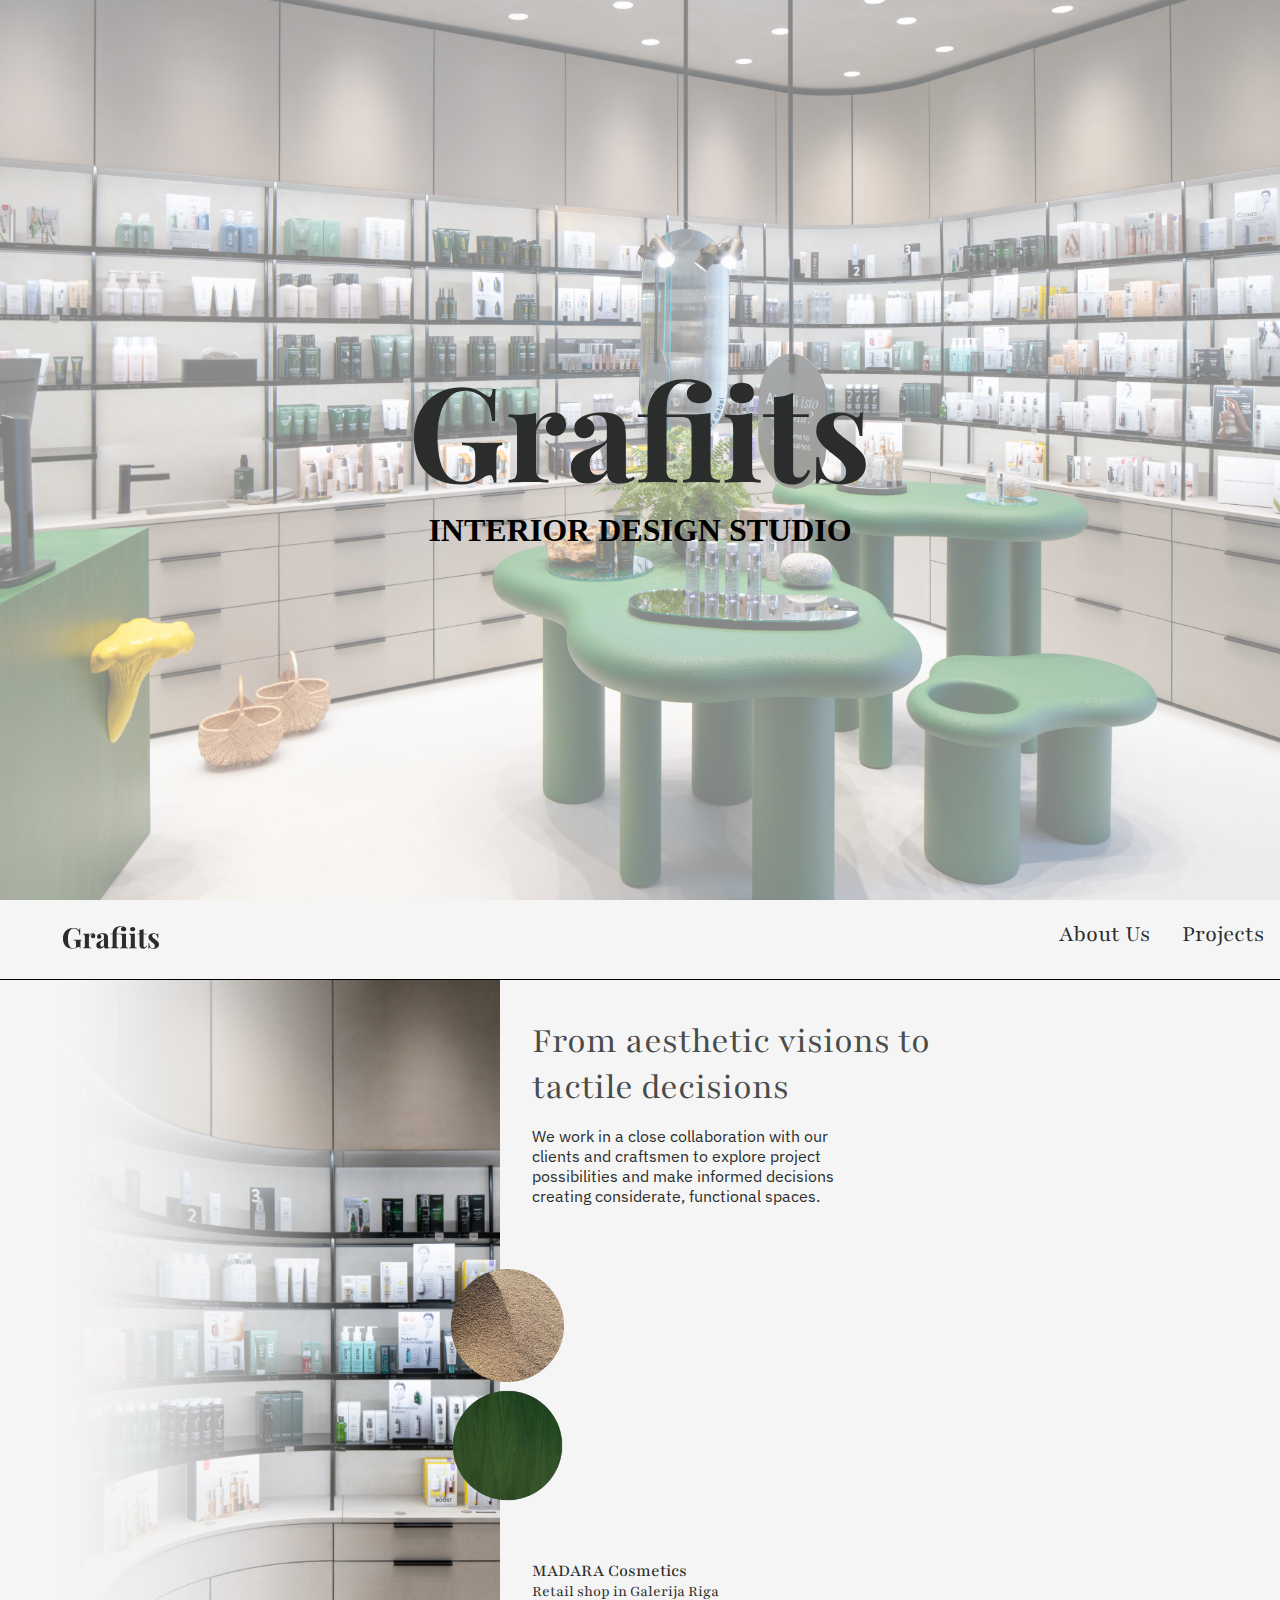
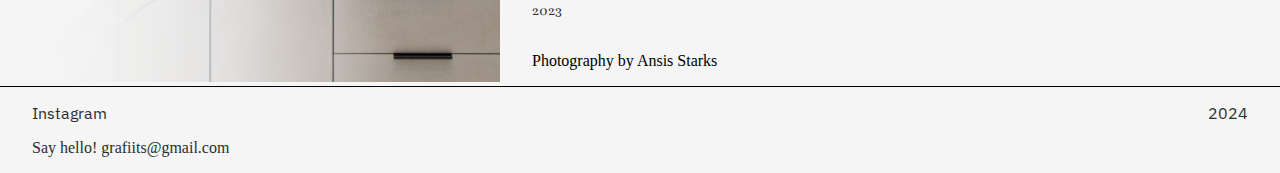
<file: index.html>
<!doctype html>
<html lang="en">

<head>
	<meta charset="utf-8" />
	<link rel="icon" href="./favicon.png" />
	<link rel="stylesheet" href="https://fonts.googleapis.com/css?family=Playfair" />
	<link rel="preconnect" href="https://fonts.googleapis.com">
	<link rel="preconnect" href="https://fonts.gstatic.com" crossorigin>
	<link
		href="https://fonts.googleapis.com/css2?family=IBM+Plex+Sans:ital,wght@0,100;0,200;0,300;0,400;0,500;0,600;0,700;1,100;1,200;1,300;1,400;1,500;1,600;1,700&display=swap"
		rel="stylesheet">

	<meta name="viewport" content="width=device-width, initial-scale=1" />
	
		<link href="./_app/immutable/assets/2.MOCKA81T.css" rel="stylesheet">
		<link rel="modulepreload" href="./_app/immutable/entry/start.rvoSgP9D.js">
		<link rel="modulepreload" href="./_app/immutable/chunks/entry.HOZh7xfx.js">
		<link rel="modulepreload" href="./_app/immutable/chunks/scheduler.SrBa1XSD.js">
		<link rel="modulepreload" href="./_app/immutable/entry/app.byNUYj-I.js">
		<link rel="modulepreload" href="./_app/immutable/chunks/index.yPvTxuRM.js">
		<link rel="modulepreload" href="./_app/immutable/nodes/0.nS5cNC_m.js">
		<link rel="modulepreload" href="./_app/immutable/nodes/2.O6pPH62M.js">
</head>

<body style="margin: 0; background-color: rgb(245, 245, 245)" data-sveltekit-preload-data="hover">
	<div style="display: contents">  <div class="content-logo svelte-1p276c8" data-svelte-h="svelte-15xlk9q"><div style="width: 100%; height: 100vh; position: absolute; background-color:white; opacity:0.5"></div> <div style="width: 100%; display: flex; justify-content: center; align-items: center; flex-direction: column; z-index: 2"><img class="logo svelte-1p276c8" src="/Logo_Dark_Grey_2B2D2C.svg" alt=""> <h1 class="logo-text svelte-1p276c8">INTERIOR DESIGN STUDIO</h1></div></div> <section id="page-content" data-svelte-h="svelte-kacz0l"><div class="header svelte-1p276c8"><div class="logo-container svelte-1p276c8"><img class="small-logo svelte-1p276c8" src="/Logo_Dark_Grey_2B2D2C.svg" alt=""></div> <div><ul class="navigation svelte-1p276c8"><li class="svelte-1p276c8"><a href="about" class="svelte-1p276c8">About Us</a></li> <li class="svelte-1p276c8"><a href="projects" class="svelte-1p276c8">Projects</a></li></ul></div></div> <div class="main-content svelte-1p276c8"><div style="position: relative;"><img class="main-content__logo svelte-1p276c8" src="/_STA3323_fotoAnsisStarks.png" alt=""> <img class="texture-two" style="height: 16%; position: absolute; right: -64px; top: 41%;" src="Grafiits_Texture_02.png" alt=""> <img class="texture-one" style="height: 16%; position: absolute; right: -64px; top: 58%;" src="/Grafiits_Texture_01.png" alt=""></div> <div class="main-content__text svelte-1p276c8"><div class="top-text svelte-1p276c8"><p style="font-variation-settings: 'wght' 400; font-size: 38px; font-family: 'PlayFair', serif; color: rgba(43, 45, 44, 0.86); margin-bottom: 0;">From aesthetic visions to tactile decisions</p></div> <div style="width: 27vw;"><p style="font-weight: 400; font-style: normal; font-family: 'IBM Plex Sans', sans-serif; font-size: 16px; color: rgba(43, 45, 44, 1);">We work in a close collaboration with our clients and craftsmen to explore project
					possibilities and make informed decisions creating considerate, functional spaces.</p></div> <div class="bottom-text svelte-1p276c8"><p style="margin-bottom: 0; color: #2B2D2C; font-size: 18px; font-family: 'PlayFair', serif; font-style: normal; font-weight: 500;">MADARA Cosmetics</p> <p style="margin-top: 0; color: #2B2D2C; font-family: 'PlayFair', serif; font-style: normal; font-weight: 400; font-size: 16px;">Retail shop in Galerija Riga
					<br> 2023</p> <p>Photography by Ansis Starks</p></div></div></div> <div class="footer svelte-1p276c8"><div class="info-link svelte-1p276c8"><p style="font-style: normal; font-weight: 400; color: #2B2D2C; font-family: 'IBM Plex Sans', sans-serif; font-size: 16px;">Instagram</p> <p class="link svelte-1p276c8">Say hello! <a class="svelte-1p276c8">grafiits@gmail.com</a></p></div> <div><p style="font-style: normal; font-weight: 400; color: #2B2D2C; font-family: 'IBM Plex Sans', sans-serif; font-size: 16px; margin-right: 32px">2024</p></div></div> </section> 
			
			<script>
				{
					__sveltekit_12gsd14 = {
						base: new URL(".", location).pathname.slice(0, -1)
					};

					const element = document.currentScript.parentElement;

					const data = [null,null];

					Promise.all([
						import("./_app/immutable/entry/start.rvoSgP9D.js"),
						import("./_app/immutable/entry/app.byNUYj-I.js")
					]).then(([kit, app]) => {
						kit.start(app, element, {
							node_ids: [0, 2],
							data,
							form: null,
							error: null
						});
					});
				}
			</script>
		</div>
</body>

</html>
</file>
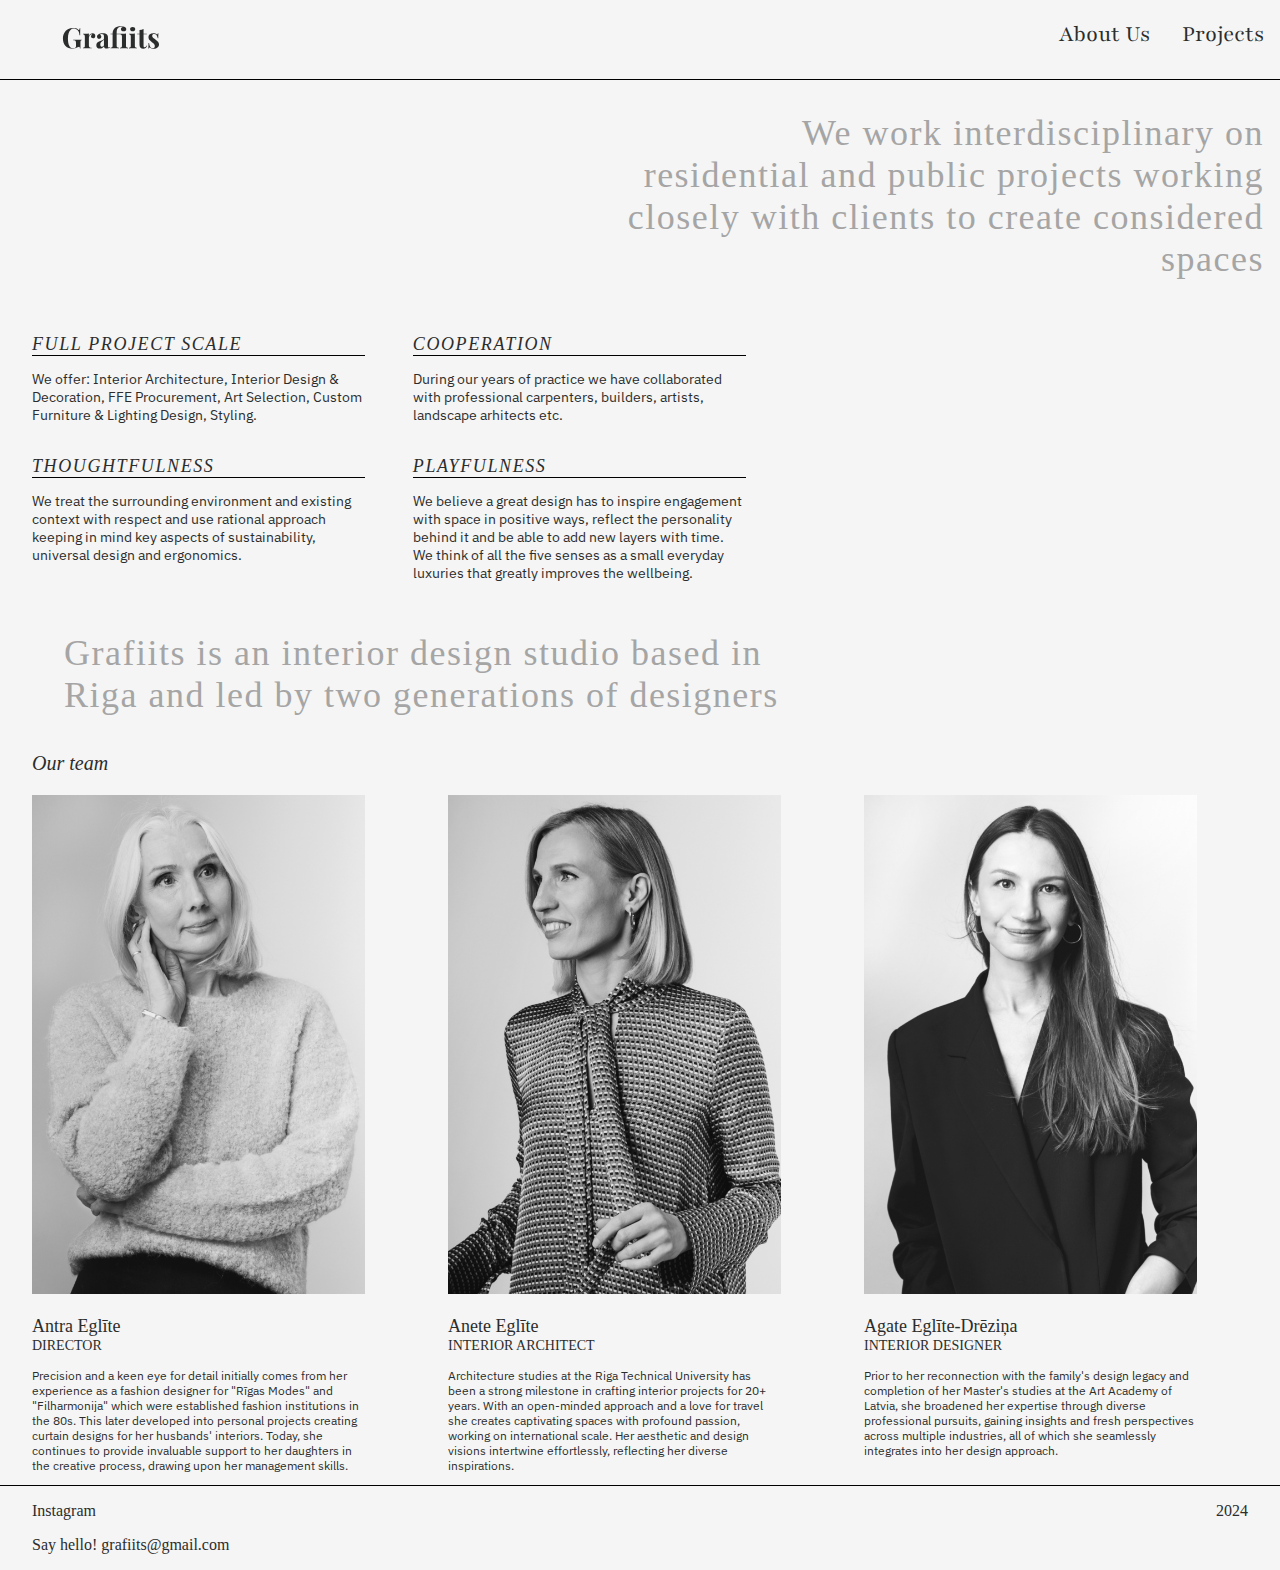
<file: about.html>
<!doctype html>
<html lang="en">

<head>
	<meta charset="utf-8" />
	<link rel="icon" href="./favicon.png" />
	<link rel="stylesheet" href="https://fonts.googleapis.com/css?family=Playfair" />
	<link rel="preconnect" href="https://fonts.googleapis.com">
	<link rel="preconnect" href="https://fonts.gstatic.com" crossorigin>
	<link
		href="https://fonts.googleapis.com/css2?family=IBM+Plex+Sans:ital,wght@0,100;0,200;0,300;0,400;0,500;0,600;0,700;1,100;1,200;1,300;1,400;1,500;1,600;1,700&display=swap"
		rel="stylesheet">

	<meta name="viewport" content="width=device-width, initial-scale=1" />
	
		<link href="./_app/immutable/assets/3.HK75iBAG.css" rel="stylesheet">
		<link rel="modulepreload" href="./_app/immutable/entry/start.rvoSgP9D.js">
		<link rel="modulepreload" href="./_app/immutable/chunks/entry.HOZh7xfx.js">
		<link rel="modulepreload" href="./_app/immutable/chunks/scheduler.SrBa1XSD.js">
		<link rel="modulepreload" href="./_app/immutable/entry/app.byNUYj-I.js">
		<link rel="modulepreload" href="./_app/immutable/chunks/index.yPvTxuRM.js">
		<link rel="modulepreload" href="./_app/immutable/nodes/0.nS5cNC_m.js">
		<link rel="modulepreload" href="./_app/immutable/nodes/3.ZaEtB5gi.js">
</head>

<body style="margin: 0; background-color: rgb(245, 245, 245)" data-sveltekit-preload-data="hover">
	<div style="display: contents">  <div><div class="header svelte-lxc100"><div class="logo-container svelte-lxc100" data-svelte-h="svelte-1ld2g3g"><img class="small-logo svelte-lxc100" src="/Logo_Dark_Grey_2B2D2C.svg" alt=""></div> <div data-svelte-h="svelte-7gqzwg"><ul class="navigation svelte-lxc100"><li class="svelte-lxc100"><a href="about" class="svelte-lxc100">About Us</a></li> <li class="svelte-lxc100"><a href="projects" class="svelte-lxc100">Projects</a></li></ul></div></div> <div style="margin-left: 32px;" data-svelte-h="svelte-1h22dmx"><div style="display: flex !important; justify-content: right !important;"><p class="animate-to-small svelte-lxc100" style="width: 51%; font-family: Playfair Display; font-weight: 400; font-style: normal; color: #A5A5A5; letter-spacing: 1.5px; font-size: 36px; text-align: end; margin-right: 16px; margin-top: 32px;">We work interdisciplinary on residential and public projects working closely with clients to
				create considered spaces</p></div> <div style="display: flex; flex-direction: column;"><div style="display:flex; margin-right: 48px; gap: 48px"><div style="display: flex; flex-direction:column; width: 26vw;"><p style="border-bottom: 1px solid black; letter-spacing: 1.6px; font-family: Georgia; font-style: italic; font-weight: 400; color: #2B2D2C; font-size: 18px; margin-bottom: 0">FULL PROJECT SCALE</p> <p style="font-weight: 400; font-style: normal; font-family: 'IBM Plex Sans', sans-serif; color: #2B2D2C; font-size: 14px;">We offer: Interior Architecture, Interior Design &amp; Decoration, FFE Procurement, Art
						Selection, Custom Furniture &amp; Lighting Design, Styling.</p></div> <div style="display: flex; flex-direction:column; width: 26vw;"><p style="border-bottom: 1px solid black; letter-spacing: 1.6px; font-family: Georgia; font-style: italic; font-weight: 400; color: #2B2D2C; font-size: 18px; margin-bottom: 0">COOPERATION</p> <p style="font-weight: 400; font-style: normal; font-family: 'IBM Plex Sans', sans-serif; color: #2B2D2C; font-size: 14px;">During our years of practice we have collaborated with professional carpenters,
						builders, artists, landscape arhitects etc.</p></div></div> <div style="display: flex;"><div style="display:flex; margin-right: 48px; gap: 48px"><div style="display: flex; flex-direction: column; width: 26vw;"><p style="border-bottom: 1px solid black; letter-spacing: 1.6px; font-family: Georgia; font-style: italic; font-weight: 400; color: #2B2D2C; font-size: 18px; margin-bottom: 0">THOUGHTFULNESS</p> <p style="font-weight: 400; font-style: normal; font-family: 'IBM Plex Sans', sans-serif; color: #2B2D2C; font-size: 14px;">We treat the surrounding environment and existing context with respect and use
							rational approach keeping in mind key aspects of sustainability, universal design and
							ergonomics.</p></div> <div style="display: flex; flex-direction: column; width: 26vw;"><p style="border-bottom: 1px solid black; letter-spacing: 1.6px; font-family: Georgia; font-style: italic; font-weight: 400; color: #2B2D2C; font-size: 18px; margin-bottom: 0">PLAYFULNESS</p> <p style="font-weight: 400; font-style: normal; font-family: 'IBM Plex Sans', sans-serif; color: #2B2D2C; font-size: 14px;">We believe a great design has to inspire engagement with space in positive ways,
							reflect the personality behind it and be able to add new layers with time. We think of
							all the five senses as a small everyday luxuries that greatly improves the wellbeing.</p></div></div></div></div></div> <div style="margin-left: 64px; width: 61vw;" data-svelte-h="svelte-1xkwob"><p style=";font-family: Playfair Display; font-weight: 400; font-style: normal; color: #A5A5A5; letter-spacing: 1.5px; font-size: 36px; margin-right: 16px">Grafiits is an interior design studio based in Riga and led by two generations of designers</p></div> <p style="margin-left: 32px; font-family: Georgia; font-style: italic; font-weight: 400; font-size: 20px; color: #2B2D2C; " data-svelte-h="svelte-18uuhg3">Our team</p> <div style="display: flex; flex-direction: row;" data-svelte-h="svelte-16wajz7"><div style="margin-left: 32px; width: 33vw;"><img style="width: 80%;" src="/Grafiits_Antra.png" alt="Antra"> <p style="margin-bottom: 0; padding-bottom: 1px; font-family: Playfair Display; font-weight: 400; font-size: 18px;color: #2B2D2C; ">Antra Eglīte</p> <p style="margin-top: 0; font-family: Playfair Display; font-weight: 400; font-size: 14px;color: #2B2D2C;">DIRECTOR</p> <p style="font-weight: 400; font-style: normal; font-family: 'IBM Plex Sans', sans-serif; color: #2B2D2C; font-size: 12px; width: 80%">Precision and a keen eye for detail initially comes from her experience as a fashion
				designer for &quot;Rīgas Modes&quot; and &quot;Filharmonija&quot; which were established fashion institutions in
				the 80s. This later developed into personal projects creating curtain designs for her
				husbands&#39; interiors. Today, she continues to provide invaluable support to her daughters in
				the creative process, drawing upon her management skills.</p></div> <div style="width: 33vw;"><img style="width: 80%;" src="/Grafiits_Anete.png" alt="Anete"> <p style="margin-bottom: 0; padding-bottom: 1px; font-family: Playfair Display; font-weight: 400; font-size: 18px;color: #2B2D2C; ">Anete Eglīte</p> <p style="margin-top: 0; font-family: Playfair Display; font-weight: 400; font-size: 14px;color: #2B2D2C;">INTERIOR ARCHITECT</p> <p style="font-weight: 400; font-style: normal; font-family: 'IBM Plex Sans', sans-serif; color: #2B2D2C; font-size: 12px; width: 80%">Architecture studies at the Riga Technical University has been a strong milestone in
				crafting interior projects for 20+ years. With an open-minded approach and a love for travel
				she creates captivating spaces with profound passion, working on international scale. Her
				aesthetic and design visions intertwine effortlessly, reflecting her diverse inspirations.</p></div> <div style="width: 33vw;"><img style="width: 80%;" src="/Grafiits_Agate.png" alt="Agate"> <p style="margin-bottom: 0; padding-bottom: 1px; font-family: Playfair Display; font-weight: 400; font-size: 18px;color: #2B2D2C; ">Agate Eglīte-Drēziņa</p> <p style="margin-top: 0; font-family: Playfair Display; font-weight: 400; font-size: 14px;color: #2B2D2C;">INTERIOR DESIGNER</p> <p style="font-weight: 400; font-style: normal; font-family: 'IBM Plex Sans', sans-serif; color: #2B2D2C; font-size: 12px; width: 80%">Prior to her reconnection with the family&#39;s design legacy and completion of her Master&#39;s
				studies at the Art Academy of Latvia, she broadened her expertise through diverse
				professional pursuits, gaining insights and fresh perspectives across multiple industries,
				all of which she seamlessly integrates into her design approach.</p></div></div> <div class="footer svelte-lxc100" data-svelte-h="svelte-1leknpd"><div class="info-link svelte-lxc100"><p style="font-weight: 400; color: #2B2D2C; font-size: 16px;">Instagram</p> <p class="link svelte-lxc100">Say hello! <a class="svelte-lxc100">grafiits@gmail.com</a></p></div> <div><p style="font-weight: 400; color: #2B2D2C; font-size: 16px; margin-right: 32px">2024</p></div></div> </div> 
			
			<script>
				{
					__sveltekit_12gsd14 = {
						base: new URL(".", location).pathname.slice(0, -1)
					};

					const element = document.currentScript.parentElement;

					const data = [null,null];

					Promise.all([
						import("./_app/immutable/entry/start.rvoSgP9D.js"),
						import("./_app/immutable/entry/app.byNUYj-I.js")
					]).then(([kit, app]) => {
						kit.start(app, element, {
							node_ids: [0, 3],
							data,
							form: null,
							error: null
						});
					});
				}
			</script>
		</div>
</body>

</html>
</file>
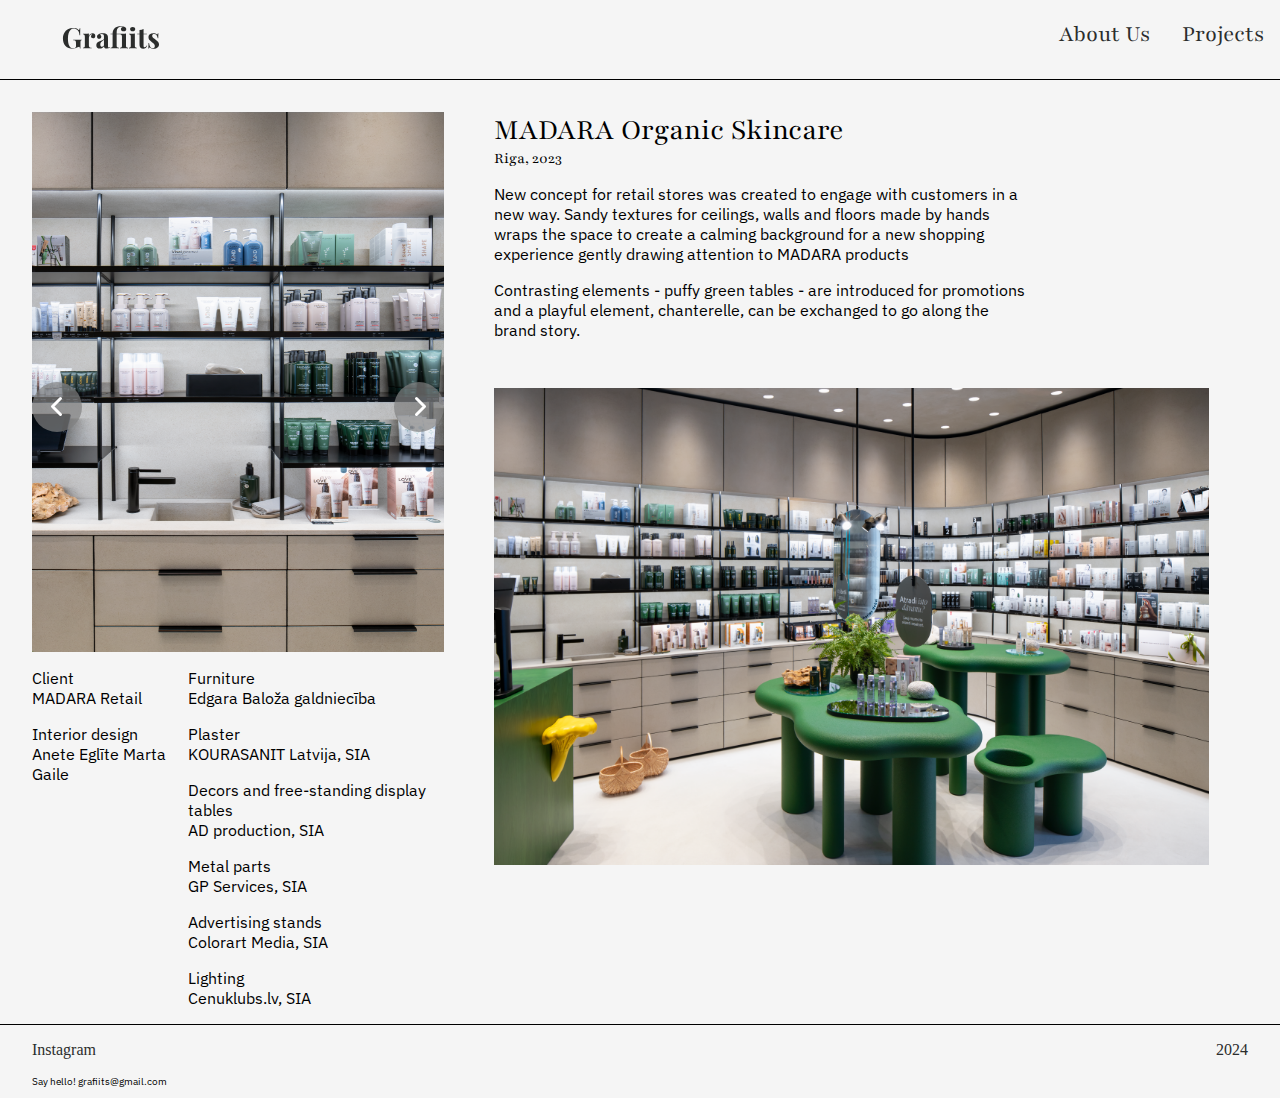
<file: projects.html>
<!doctype html>
<html lang="en">

<head>
	<meta charset="utf-8" />
	<link rel="icon" href="./favicon.png" />
	<link rel="stylesheet" href="https://fonts.googleapis.com/css?family=Playfair" />
	<link rel="preconnect" href="https://fonts.googleapis.com">
	<link rel="preconnect" href="https://fonts.gstatic.com" crossorigin>
	<link
		href="https://fonts.googleapis.com/css2?family=IBM+Plex+Sans:ital,wght@0,100;0,200;0,300;0,400;0,500;0,600;0,700;1,100;1,200;1,300;1,400;1,500;1,600;1,700&display=swap"
		rel="stylesheet">

	<meta name="viewport" content="width=device-width, initial-scale=1" />
	
		<link href="./_app/immutable/assets/4.agBP80wc.css" rel="stylesheet">
		<link rel="modulepreload" href="./_app/immutable/entry/start.rvoSgP9D.js">
		<link rel="modulepreload" href="./_app/immutable/chunks/entry.HOZh7xfx.js">
		<link rel="modulepreload" href="./_app/immutable/chunks/scheduler.SrBa1XSD.js">
		<link rel="modulepreload" href="./_app/immutable/entry/app.byNUYj-I.js">
		<link rel="modulepreload" href="./_app/immutable/chunks/index.yPvTxuRM.js">
		<link rel="modulepreload" href="./_app/immutable/nodes/0.nS5cNC_m.js">
		<link rel="modulepreload" href="./_app/immutable/nodes/4.fmg3PfOI.js">
</head>

<body style="margin: 0; background-color: rgb(245, 245, 245)" data-sveltekit-preload-data="hover">
	<div style="display: contents">  <div><div class="header svelte-yfu91p"><div class="logo-container svelte-yfu91p" data-svelte-h="svelte-1ld2g3g"><img class="small-logo svelte-yfu91p" src="/Logo_Dark_Grey_2B2D2C.svg" alt=""></div> <div data-svelte-h="svelte-7gqzwg"><ul class="navigation svelte-yfu91p"><li class="svelte-yfu91p"><a href="about" class="svelte-yfu91p">About Us</a></li> <li class="svelte-yfu91p"><a href="projects" class="svelte-yfu91p">Projects</a></li></ul></div></div></div> <div style="margin-left: 32px; margin-top: 32px; display: flex;"><div style="width: 33%;"><div id="carousel-container" class="svelte-yfu91p"><div id="carousel-images" class="svelte-yfu91p"><img src="/_STA3399_fotoAnsisStarks.png" alt="1" id="1" style="width:33%; height: 60vh" class="svelte-yfu91p"><img src="/_STA3615_fotoAnsisStarks.png" alt="2" id="2" style="width:33%; height: 60vh" class="svelte-yfu91p"><img src="/_STA3771_fotoAnsisStarks.png" alt="3" id="3" style="width:33%; height: 60vh" class="svelte-yfu91p"></div>   <div class="left-circle svelte-yfu91p"></div>   <div class="right-circle svelte-yfu91p"></div>   <svg style="position: absolute; top: 30.6vh; left: 4px; color: white" xmlns="http://www.w3.org/2000/svg" version="1.1" width="40" height="40"><path d="M24.5 11.5 L16.5 19.5 L24.5 27.5" stroke-linejoin="round" stroke-linecap="round" style="fill:none; stroke:#ffffff; stroke-width:3px"></path></svg>   <svg style="position: absolute; top: 30.6vh; right: 4px; color: white" xmlns="http://www.w3.org/2000/svg" version="1.1" width="40" height="40"><path d="M16.5 11.5 L24.5 19.5 L16.5 27.5" stroke-linejoin="round" stroke-linecap="round" style="fill:none; stroke:#ffffff; stroke-width:3px"></path></svg></div> <div style="display: flex;" data-svelte-h="svelte-dekumi"><div><p style="font-family: 'IBM Plex Sans', sans-serif; font-sise:12px; margin-bottom: 0px">Client</p> <p style="font-family: 'IBM Plex Sans', sans-serif; font-sise:12px; margin-top: 0px">MADARA Retail</p> <p style="font-family: 'IBM Plex Sans', sans-serif; font-sise:12px; margin-bottom: 0px">Interior design</p> <p style="font-family: 'IBM Plex Sans', sans-serif; font-sise:12px; margin-top: 0px">Anete Eglīte Marta Gaile</p></div> <div><p style="font-family: 'IBM Plex Sans', sans-serif; font-sise:12px; margin-bottom: 0px">Furniture</p> <p style="font-family: 'IBM Plex Sans', sans-serif; font-sise:12px; margin-top: 0px">Edgara Baloža galdniecība</p> <p style="font-family: 'IBM Plex Sans', sans-serif; font-sise:12px; margin-bottom: 0px">Plaster</p> <p style="font-family: 'IBM Plex Sans', sans-serif; font-sise:12px; margin-top: 0px">KOURASANIT Latvija, SIA</p> <p style="font-family: 'IBM Plex Sans', sans-serif; font-sise:12px; margin-bottom: 0px">Decors and free-standing display tables</p> <p style="font-family: 'IBM Plex Sans', sans-serif; font-sise:12px; margin-top: 0px">AD production, SIA</p> <p style="font-family: 'IBM Plex Sans', sans-serif; font-sise:12px; margin-bottom: 0px">Metal parts</p> <p style="font-family: 'IBM Plex Sans', sans-serif; font-sise:12px; margin-top: 0px">GP Services, SIA</p> <p style="font-family: 'IBM Plex Sans', sans-serif; font-sise:12px; margin-bottom: 0px">Advertising stands</p> <p style="font-family: 'IBM Plex Sans', sans-serif; font-sise:12px; margin-top: 0px">Colorart Media, SIA</p> <p style="font-family: 'IBM Plex Sans', sans-serif; font-sise:12px; margin-bottom: 0px">Lighting</p> <p style="font-family: 'IBM Plex Sans', sans-serif; font-sise:12px; margin-top: 0px">Cenuklubs.lv, SIA</p></div></div></div> <div style="margin-left: 50px" data-svelte-h="svelte-8m2q9c"><p style="font-family: 'PlayFair', serif; font-size: 31px; margin-top: 0px; font-weight: 400; margin-bottom: 0px">MADARA Organic Skincare</p> <p style="font-family: 'PlayFair', serif; margin-top: 0px">Riga, 2023</p> <p style="font-family: 'IBM Plex Sans', sans-serif; width: 42vw;">New concept for retail stores was created to engage with customers in a new way. Sandy
			textures for ceilings, walls and floors made by hands wraps the space to create a calming
			background for a new shopping experience gently drawing attention to MADARA products</p> <p style="font-family: 'IBM Plex Sans', sans-serif; width: 42vw; margin-bottom: 48px">Contrasting elements - puffy green tables - are introduced for promotions and a playful
			element, chanterelle, can be exchanged to go along the brand story.</p> <img style="height: 53vh;" src="/_STA3113_fotoAnsisStarks_1920x1280.png" alt=""></div></div> <div class="footer svelte-yfu91p" data-svelte-h="svelte-1q2u3cb"><div class="info-link svelte-yfu91p"><p style="font-weight: 400; color: #2B2D2C; font-size: 16px;">Instagram</p> <p class="link svelte-yfu91p">Say hello! <a class="svelte-yfu91p">grafiits@gmail.com</a></p></div> <div><p style="font-weight: 400; color: #2B2D2C; font-size: 16px; margin-right: 32px">2024</p></div> </div> 
			
			<script>
				{
					__sveltekit_12gsd14 = {
						base: new URL(".", location).pathname.slice(0, -1)
					};

					const element = document.currentScript.parentElement;

					const data = [null,null];

					Promise.all([
						import("./_app/immutable/entry/start.rvoSgP9D.js"),
						import("./_app/immutable/entry/app.byNUYj-I.js")
					]).then(([kit, app]) => {
						kit.start(app, element, {
							node_ids: [0, 4],
							data,
							form: null,
							error: null
						});
					});
				}
			</script>
		</div>
</body>

</html>
</file>
<file: _app/immutable/assets/2.MOCKA81T.css>
.content-logo.svelte-1p276c8.svelte-1p276c8{display:flex;background-image:url(../../../_STA3113_fotoAnsisStarks_1920x1280.png);height:100vh;background-size:cover}.logo.svelte-1p276c8.svelte-1p276c8{width:470px;height:160px}.logo-text.svelte-1p276c8.svelte-1p276c8{margin:0}.small-logo.svelte-1p276c8.svelte-1p276c8{width:100px}.header.svelte-1p276c8.svelte-1p276c8{display:flex;justify-content:space-between;border-bottom:1px solid black}.main-content.svelte-1p276c8.svelte-1p276c8{position:relative;display:flex}.main-content__text.svelte-1p276c8.svelte-1p276c8{display:flex;margin-left:32px;flex-direction:column}.main-content__logo.svelte-1p276c8.svelte-1p276c8{margin-left:32px;height:78vh}@media screen and (min-width: 1920px){.main-content__logo.svelte-1p276c8.svelte-1p276c8{height:85vh}}@media screen and (min-width: 2560px){.main-content__logo.svelte-1p276c8.svelte-1p276c8{height:89vh}}.top-text.svelte-1p276c8.svelte-1p276c8{width:36vw}.bottom-text.svelte-1p276c8.svelte-1p276c8{display:flex;flex-direction:column;height:100%;justify-content:flex-end}.logo-container.svelte-1p276c8.svelte-1p276c8{margin-left:61px;margin-top:24px;margin-bottom:24px}.navigation.svelte-1p276c8.svelte-1p276c8{list-style-type:none;margin:0;padding:0;overflow:hidden}li.svelte-1p276c8.svelte-1p276c8{float:left}li.svelte-1p276c8 a.svelte-1p276c8{display:block;color:#2b2d2c;text-align:center;padding:20px 16px 0;text-decoration:none;font-size:24px;font-family:PlayFair,serif!important}a.svelte-1p276c8.svelte-1p276c8:hover{color:gray;text-decoration:underline;opacity:.6}.footer.svelte-1p276c8.svelte-1p276c8{display:flex;justify-content:space-between;border-top:1px solid black}.info-link.svelte-1p276c8.svelte-1p276c8{margin-left:32px;margin-top:0}.link.svelte-1p276c8.svelte-1p276c8{margin-top:0;font-style:normal;font-weight:400;color:#2b2d2c;font-size:16px}
</file>
<file: _app/immutable/assets/4.agBP80wc.css>
.small-logo.svelte-yfu91p.svelte-yfu91p{width:100px}.header.svelte-yfu91p.svelte-yfu91p{display:flex;justify-content:space-between;border-bottom:1px solid black;top:0;position:sticky;background-color:#f5f5f5}.logo-container.svelte-yfu91p.svelte-yfu91p{margin-left:61px;margin-top:24px;margin-bottom:24px;cursor:pointer}.logo-container.svelte-yfu91p.svelte-yfu91p:focus{background:transparent;outline:none;border:none}.navigation.svelte-yfu91p.svelte-yfu91p{list-style-type:none;margin:0;padding:0;overflow:hidden}li.svelte-yfu91p.svelte-yfu91p{float:left}li.svelte-yfu91p a.svelte-yfu91p{display:block;color:#2b2d2c;text-align:center;padding:20px 16px 0;text-decoration:none;font-size:24px;font-family:PlayFair,serif!important}a.svelte-yfu91p.svelte-yfu91p:hover{color:gray;text-decoration:underline;opacity:.6}.footer.svelte-yfu91p.svelte-yfu91p{display:flex;justify-content:space-between;border-top:1px solid black}.info-link.svelte-yfu91p.svelte-yfu91p{margin-left:32px;margin-top:0}.link.svelte-yfu91p.svelte-yfu91p{margin-top:0;font-size:10px;font-family:IBM Plex Sans,sans-serif}#carousel-container.svelte-yfu91p.svelte-yfu91p{width:100%;height:60vh;position:relative;display:flex;overflow:hidden;flex-direction:column}#carousel-images.svelte-yfu91p.svelte-yfu91p{height:700px;width:100vw}.left-circle.svelte-yfu91p.svelte-yfu91p{border:none;background-color:gray;position:absolute;top:50%;width:50px;height:50px;opacity:.7;border-radius:50%}.right-circle.svelte-yfu91p.svelte-yfu91p{border:none;background-color:gray;position:absolute;top:50%;right:0;width:50px;height:50px;opacity:.7;border-radius:50%}#left.svelte-yfu91p.svelte-yfu91p{left:10px}#right.svelte-yfu91p.svelte-yfu91p{right:10px}
</file>
<file: _app/immutable/assets/3.HK75iBAG.css>
.animate-to-small.svelte-lxc100.svelte-lxc100{animation:svelte-lxc100-smaller-text alternate;animation-timeline:scroll()}@keyframes svelte-lxc100-smaller-text{0%{transform:scale(1)}to{transform:scale(.3)}}.header.svelte-lxc100.svelte-lxc100{display:flex;justify-content:space-between;border-bottom:1px solid black;position:sticky;top:0;background-color:#f5f5f5;z-index:2}.navigation.svelte-lxc100.svelte-lxc100{list-style-type:none;margin:0;padding:0;overflow:hidden}li.svelte-lxc100.svelte-lxc100{float:left}li.svelte-lxc100 a.svelte-lxc100{display:block;color:#2b2d2c;text-align:center;padding:20px 16px 0;text-decoration:none;font-size:24px;font-family:PlayFair,serif!important}a.svelte-lxc100.svelte-lxc100:hover{color:gray;text-decoration:underline;opacity:.6}.logo-container.svelte-lxc100.svelte-lxc100{margin-left:61px;margin-top:24px;margin-bottom:24px;cursor:pointer}.small-logo.svelte-lxc100.svelte-lxc100{width:100px}.footer.svelte-lxc100.svelte-lxc100{display:flex;justify-content:space-between;border-top:1px solid black}.info-link.svelte-lxc100.svelte-lxc100{margin-left:32px;margin-top:0}.link.svelte-lxc100.svelte-lxc100{margin-top:0;font-style:normal;font-weight:400;color:#2b2d2c;font-size:16px}
</file>
